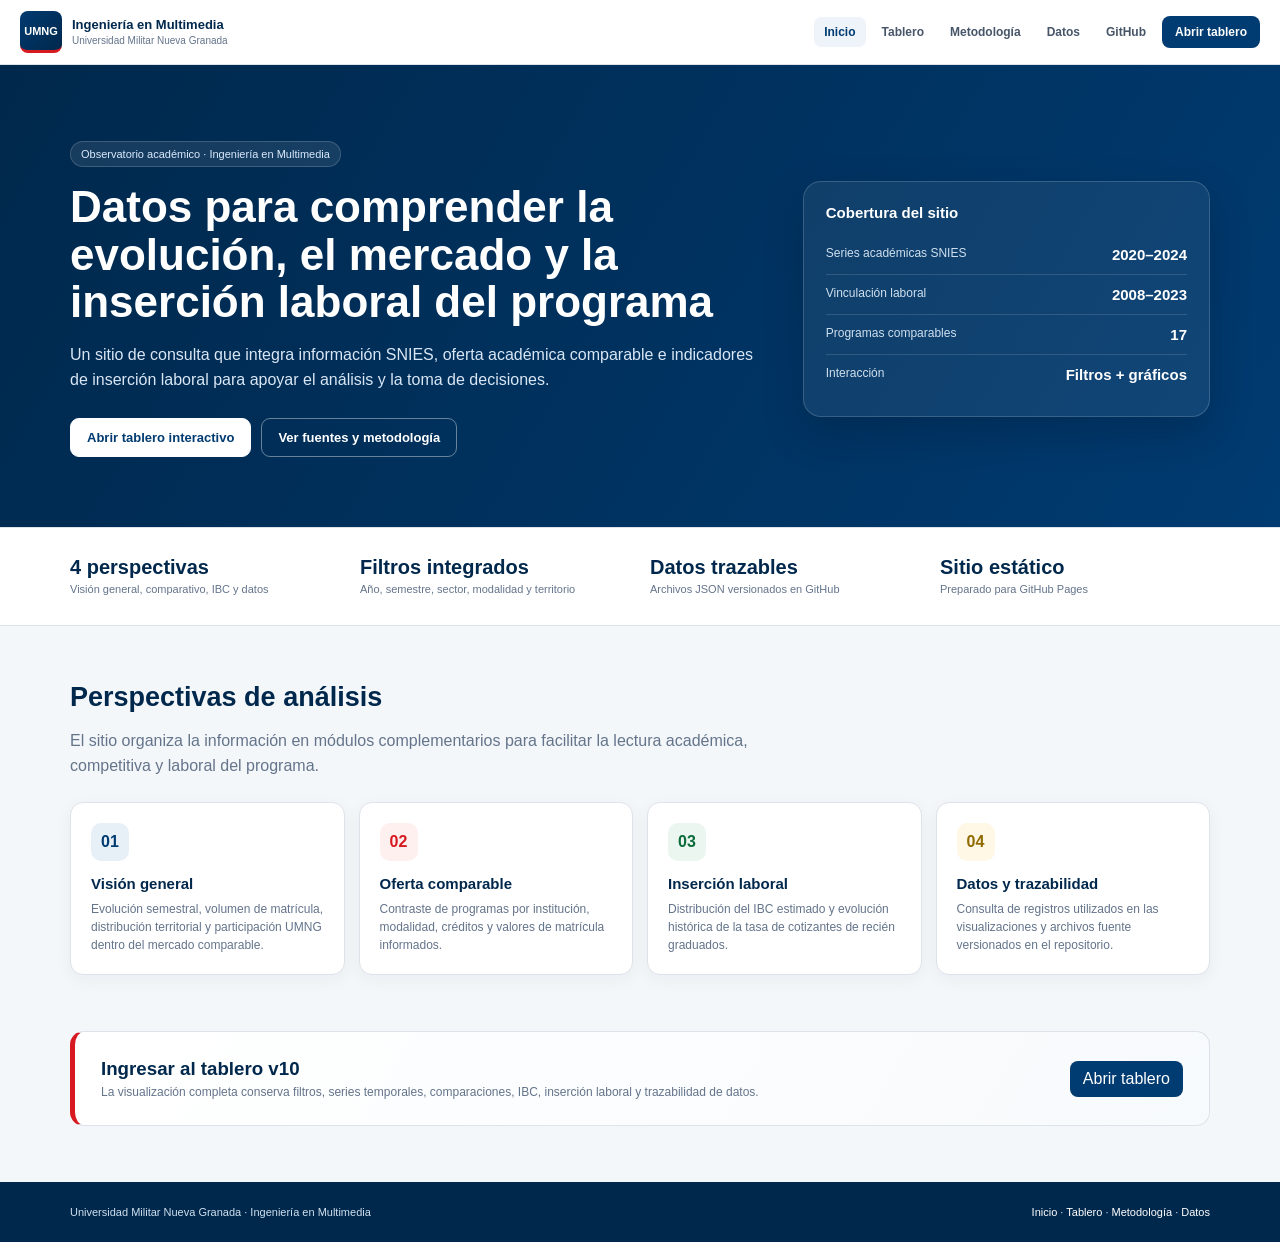
<file: index.html>
<!doctype html><html lang="es"><head><meta charset="utf-8"><meta name="viewport" content="width=device-width,initial-scale=1"><meta name="description" content="Sitio de análisis del programa de Ingeniería en Multimedia de la Universidad Militar Nueva Granada."><title>Ingeniería en Multimedia | UMNG</title><link rel="stylesheet" href="assets/site-nav.css"><style>:root{--red:#d71920;--navy:#003b71;--dark:#00284c;--green:#0b6b3a;--gold:#f2b632;--ink:#1e293b;--muted:#64748b;--line:#dce3ea;--soft:#f4f7fa}*{box-sizing:border-box}html{scroll-behavior:smooth}body{margin:0;font-family:"Segoe UI",Arial,sans-serif;background:var(--soft);color:var(--ink)}a{text-decoration:none;color:inherit}.hero{background:linear-gradient(120deg,var(--dark),var(--navy));color:#fff}.hero-in{max-width:1180px;margin:auto;padding:76px 20px 70px;display:grid;grid-template-columns:1.45fr .85fr;gap:38px;align-items:center}.tag{display:inline-block;background:#ffffff16;border:1px solid #ffffff2c;border-radius:999px;padding:6px 10px;font-size:11px;color:#dbeafe}.hero h1{font-size:44px;line-height:1.08;margin:16px 0 13px;max-width:760px}.hero p{font-size:16px;line-height:1.6;color:#d9e7f5;max-width:720px}.actions{display:flex;gap:10px;flex-wrap:wrap;margin-top:25px}.btn{display:inline-flex;align-items:center;justify-content:center;border-radius:9px;padding:11px 16px;font-weight:700;font-size:13px;background:#fff;color:var(--navy);border:1px solid #fff}.btn.alt{background:transparent;color:#fff;border-color:#ffffff66}.hero-card{background:#ffffff10;border:1px solid #ffffff2a;border-radius:18px;padding:22px;box-shadow:0 16px 38px #001c3555}.hero-card h3{margin:0 0 14px;font-size:15px}.metric{display:grid;grid-template-columns:1fr auto;gap:8px;padding:11px 0;border-bottom:1px solid #ffffff22}.metric:last-child{border-bottom:0}.metric span{color:#cfe0ef;font-size:12px}.metric b{font-size:15px}.strip{background:#fff;border-top:1px solid var(--line);border-bottom:1px solid var(--line)}.strip-in{max-width:1180px;margin:auto;padding:28px 20px;display:grid;grid-template-columns:repeat(4,1fr);gap:20px}.stat b{display:block;color:var(--dark);font-size:20px}.stat span{font-size:11px;color:var(--muted)}.section{max-width:1180px;margin:auto;padding:56px 20px}.section-head{max-width:760px;margin-bottom:24px}.section-head h2{margin:0;color:var(--dark);font-size:27px}.section-head p{color:var(--muted);line-height:1.55}.cards{display:grid;grid-template-columns:repeat(4,1fr);gap:14px}.card{background:#fff;border:1px solid var(--line);border-radius:13px;padding:20px;box-shadow:0 5px 18px #0f172a0c}.card i{font-style:normal;display:grid;place-items:center;width:38px;height:38px;border-radius:10px;background:#e8f0f7;color:var(--navy);font-weight:800;margin-bottom:14px}.card:nth-child(2) i{background:#fff0f0;color:var(--red)}.card:nth-child(3) i{background:#eaf6ef;color:var(--green)}.card:nth-child(4) i{background:#fff8e6;color:#916b00}.card h3{font-size:15px;color:var(--dark);margin:0 0 8px}.card p{font-size:12px;color:var(--muted);line-height:1.5;margin:0}.cta{max-width:1180px;margin:0 auto 56px;padding:0 20px}.cta-in{background:linear-gradient(120deg,#fff,#f7fafc);border:1px solid var(--line);border-left:5px solid var(--red);border-radius:14px;padding:26px;display:flex;align-items:center;justify-content:space-between;gap:18px}.cta h3{margin:0 0 5px;color:var(--dark)}.cta p{margin:0;color:var(--muted);font-size:12px}.footer{background:var(--dark);color:#cfe0ef}.footer-in{max-width:1180px;margin:auto;padding:24px 20px;display:flex;justify-content:space-between;gap:16px;font-size:11px}.footer a{color:#fff}@media(max-width:900px){.hero-in{grid-template-columns:1fr}.hero h1{font-size:35px}.cards,.strip-in{grid-template-columns:1fr 1fr}.cta-in{align-items:flex-start;flex-direction:column}}@media(max-width:560px){.cards,.strip-in{grid-template-columns:1fr}.hero h1{font-size:30px}.hero-in{padding-top:48px}}</style></head><body><header class="site-header"><nav class="site-nav"><a class="site-brand" href="index.html"><span class="site-mark">UMNG</span><span class="site-brand-text"><b>Ingeniería en Multimedia</b><span>Universidad Militar Nueva Granada</span></span></a><div class="site-links"><a class="active" href="index.html">Inicio</a><a href="dashboard.html">Tablero</a><a href="metodologia.html">Metodología</a><a href="dashboard.html#data">Datos</a><a href="https://github.com/CristianZafra/Tablero-de-an-lisis-Ingenier-a-en-Multimedia">GitHub</a><a class="site-cta" href="dashboard.html">Abrir tablero</a></div></nav></header><section class="hero"><div class="hero-in"><div><span class="tag">Observatorio académico · Ingeniería en Multimedia</span><h1>Datos para comprender la evolución, el mercado y la inserción laboral del programa</h1><p>Un sitio de consulta que integra información SNIES, oferta académica comparable e indicadores de inserción laboral para apoyar el análisis y la toma de decisiones.</p><div class="actions"><a class="btn" href="dashboard.html">Abrir tablero interactivo</a><a class="btn alt" href="metodologia.html">Ver fuentes y metodología</a></div></div><aside class="hero-card"><h3>Cobertura del sitio</h3><div class="metric"><span>Series académicas SNIES</span><b>2020–2024</b></div><div class="metric"><span>Vinculación laboral</span><b>2008–2023</b></div><div class="metric"><span>Programas comparables</span><b>17</b></div><div class="metric"><span>Interacción</span><b>Filtros + gráficos</b></div></aside></div></section><div class="strip"><div class="strip-in"><div class="stat"><b>4 perspectivas</b><span>Visión general, comparativo, IBC y datos</span></div><div class="stat"><b>Filtros integrados</b><span>Año, semestre, sector, modalidad y territorio</span></div><div class="stat"><b>Datos trazables</b><span>Archivos JSON versionados en GitHub</span></div><div class="stat"><b>Sitio estático</b><span>Preparado para GitHub Pages</span></div></div></div><main class="section"><div class="section-head"><h2>Perspectivas de análisis</h2><p>El sitio organiza la información en módulos complementarios para facilitar la lectura académica, competitiva y laboral del programa.</p></div><div class="cards"><article class="card"><i>01</i><h3>Visión general</h3><p>Evolución semestral, volumen de matrícula, distribución territorial y participación UMNG dentro del mercado comparable.</p></article><article class="card"><i>02</i><h3>Oferta comparable</h3><p>Contraste de programas por institución, modalidad, créditos y valores de matrícula informados.</p></article><article class="card"><i>03</i><h3>Inserción laboral</h3><p>Distribución del IBC estimado y evolución histórica de la tasa de cotizantes de recién graduados.</p></article><article class="card"><i>04</i><h3>Datos y trazabilidad</h3><p>Consulta de registros utilizados en las visualizaciones y archivos fuente versionados en el repositorio.</p></article></div></main><section class="cta"><div class="cta-in"><div><h3>Ingresar al tablero v10</h3><p>La visualización completa conserva filtros, series temporales, comparaciones, IBC, inserción laboral y trazabilidad de datos.</p></div><a class="site-cta" href="dashboard.html">Abrir tablero</a></div></section><footer class="footer"><div class="footer-in"><span>Universidad Militar Nueva Granada · Ingeniería en Multimedia</span><span><a href="index.html">Inicio</a> · <a href="dashboard.html">Tablero</a> · <a href="metodologia.html">Metodología</a> · <a href="dashboard.html#data">Datos</a></span></div></footer></body></html>
</file>
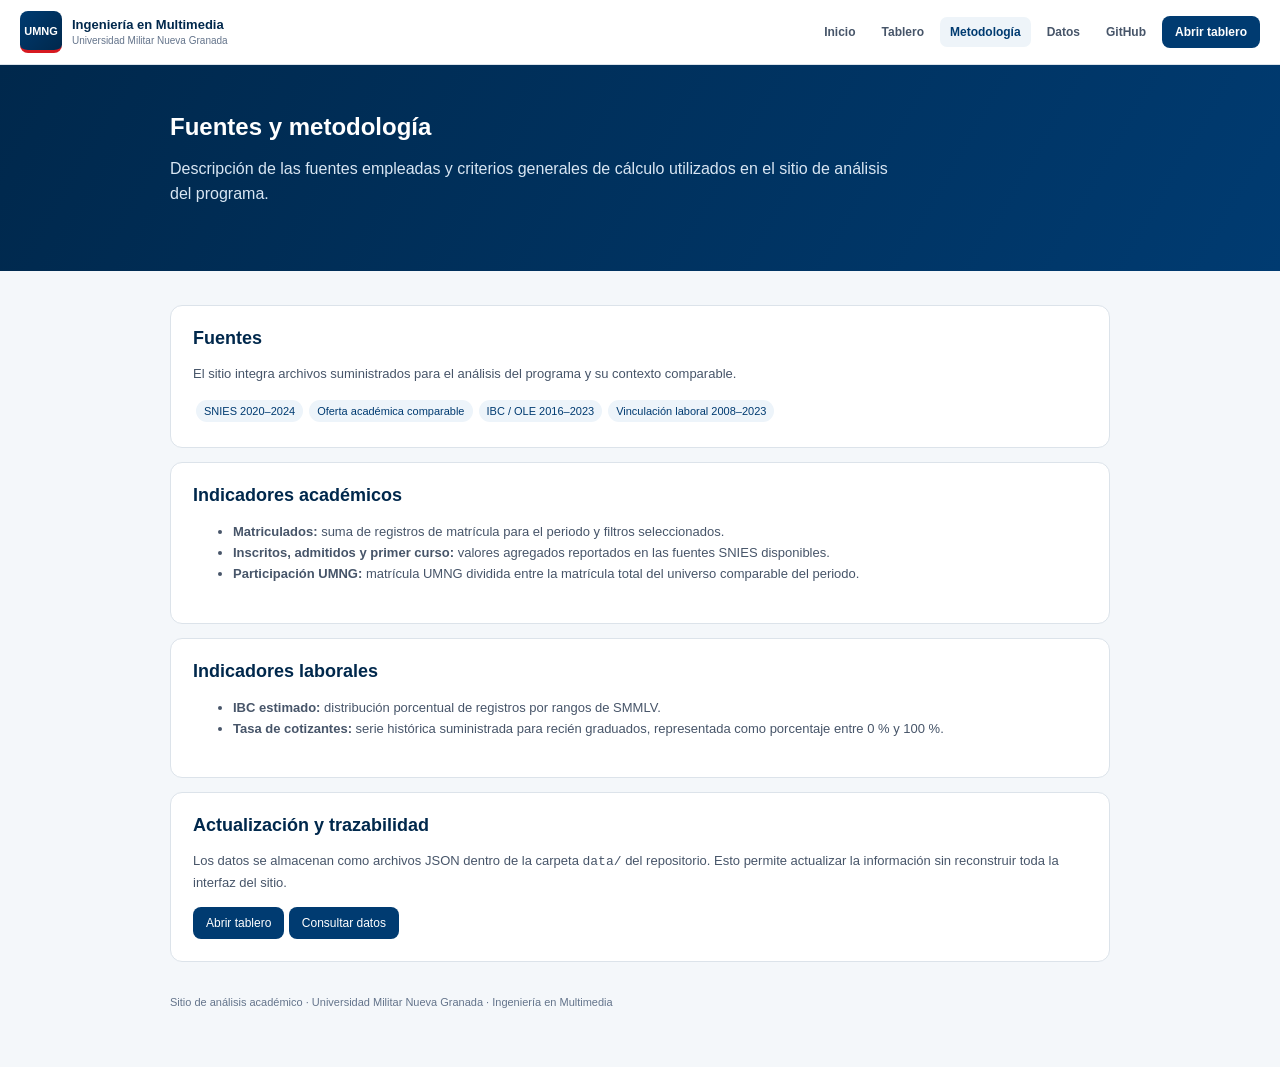
<file: metodologia.html>
<!doctype html><html lang="es"><head><meta charset="utf-8"><meta name="viewport" content="width=device-width,initial-scale=1"><title>Metodología | Ingeniería en Multimedia UMNG</title><link rel="stylesheet" href="assets/site-nav.css"><style>:root{--navy:#003b71;--dark:#00284c;--red:#d71920;--line:#dce3ea;--muted:#64748b;--bg:#f4f7fa}*{box-sizing:border-box}body{margin:0;font-family:Segoe UI,Arial,sans-serif;background:var(--bg);color:#1e293b}.hero{background:linear-gradient(120deg,var(--dark),var(--navy));color:#fff}.hero div{max-width:980px;margin:auto;padding:48px 20px}.hero h1{margin:0 0 10px}.hero p{max-width:720px;color:#d8e6f3;line-height:1.55}.main{max-width:980px;margin:auto;padding:34px 20px 60px}.box{background:#fff;border:1px solid var(--line);border-radius:12px;padding:22px;margin-bottom:14px}.box h2{font-size:18px;color:var(--dark);margin-top:0}.box p,.box li{font-size:13px;line-height:1.6;color:#475569}.tag{display:inline-block;background:#edf4fa;color:var(--navy);padding:5px 8px;border-radius:999px;font-size:11px;margin:3px}.foot{font-size:11px;color:var(--muted);padding-top:20px}.btn{display:inline-block;background:var(--navy);color:#fff;padding:9px 13px;border-radius:8px;font-size:12px;text-decoration:none}</style></head><body><header class="site-header"><nav class="site-nav"><a class="site-brand" href="index.html"><span class="site-mark">UMNG</span><span class="site-brand-text"><b>Ingeniería en Multimedia</b><span>Universidad Militar Nueva Granada</span></span></a><div class="site-links"><a href="index.html">Inicio</a><a href="dashboard.html">Tablero</a><a class="active" href="metodologia.html">Metodología</a><a href="dashboard.html#data">Datos</a><a href="https://github.com/CristianZafra/Tablero-de-an-lisis-Ingenier-a-en-Multimedia">GitHub</a><a class="site-cta" href="dashboard.html">Abrir tablero</a></div></nav></header><section class="hero"><div><h1>Fuentes y metodología</h1><p>Descripción de las fuentes empleadas y criterios generales de cálculo utilizados en el sitio de análisis del programa.</p></div></section><main class="main"><section class="box"><h2>Fuentes</h2><p>El sitio integra archivos suministrados para el análisis del programa y su contexto comparable.</p><span class="tag">SNIES 2020–2024</span><span class="tag">Oferta académica comparable</span><span class="tag">IBC / OLE 2016–2023</span><span class="tag">Vinculación laboral 2008–2023</span></section><section class="box"><h2>Indicadores académicos</h2><ul><li><b>Matriculados:</b> suma de registros de matrícula para el periodo y filtros seleccionados.</li><li><b>Inscritos, admitidos y primer curso:</b> valores agregados reportados en las fuentes SNIES disponibles.</li><li><b>Participación UMNG:</b> matrícula UMNG dividida entre la matrícula total del universo comparable del periodo.</li></ul></section><section class="box"><h2>Indicadores laborales</h2><ul><li><b>IBC estimado:</b> distribución porcentual de registros por rangos de SMMLV.</li><li><b>Tasa de cotizantes:</b> serie histórica suministrada para recién graduados, representada como porcentaje entre 0 % y 100 %.</li></ul></section><section class="box"><h2>Actualización y trazabilidad</h2><p>Los datos se almacenan como archivos JSON dentro de la carpeta <code>data/</code> del repositorio. Esto permite actualizar la información sin reconstruir toda la interfaz del sitio.</p><a class="btn" href="dashboard.html">Abrir tablero</a> <a class="btn" href="dashboard.html#data">Consultar datos</a></section><div class="foot">Sitio de análisis académico · Universidad Militar Nueva Granada · Ingeniería en Multimedia</div></main></body></html>
</file>
<file: assets/site-nav.css>
:root{--site-navy:#003B71;--site-dark:#00284C;--site-red:#D71920;--site-line:#DCE3EA;--site-muted:#64748B}.site-header{position:sticky;top:0;z-index:1000;background:rgba(255,255,255,.98);border-bottom:1px solid var(--site-line);backdrop-filter:blur(10px);font-family:"Segoe UI",Arial,sans-serif}.site-nav{max-width:1280px;margin:0 auto;min-height:64px;padding:8px 20px;display:flex;align-items:center;justify-content:space-between;gap:20px}.site-brand{display:flex;align-items:center;gap:10px;text-decoration:none}.site-mark{width:42px;height:42px;border-radius:8px;background:linear-gradient(135deg,var(--site-navy),var(--site-dark));color:#fff;display:grid;place-items:center;font-weight:800;font-size:11px;border-bottom:3px solid var(--site-red)}.site-brand-text b{display:block;color:var(--site-dark);font-size:13px;line-height:1.15}.site-brand-text span{display:block;color:var(--site-muted);font-size:10px;margin-top:2px}.site-links{display:flex;align-items:center;gap:6px}.site-links a{color:#475569;text-decoration:none;font-size:12px;font-weight:600;padding:8px 10px;border-radius:7px}.site-links a:hover,.site-links a.active{background:#EEF4F9;color:var(--site-navy)}.site-cta{display:inline-flex;align-items:center;justify-content:center;background:var(--site-navy)!important;color:#fff!important;padding:9px 13px!important;border-radius:8px!important}.site-cta:hover{background:var(--site-dark)!important;color:#fff!important}@media(max-width:760px){.site-nav{align-items:flex-start;flex-wrap:wrap}.site-links{width:100%;overflow-x:auto;padding-bottom:2px}.site-links a{white-space:nowrap}.site-brand-text span{display:none}}
</file>
